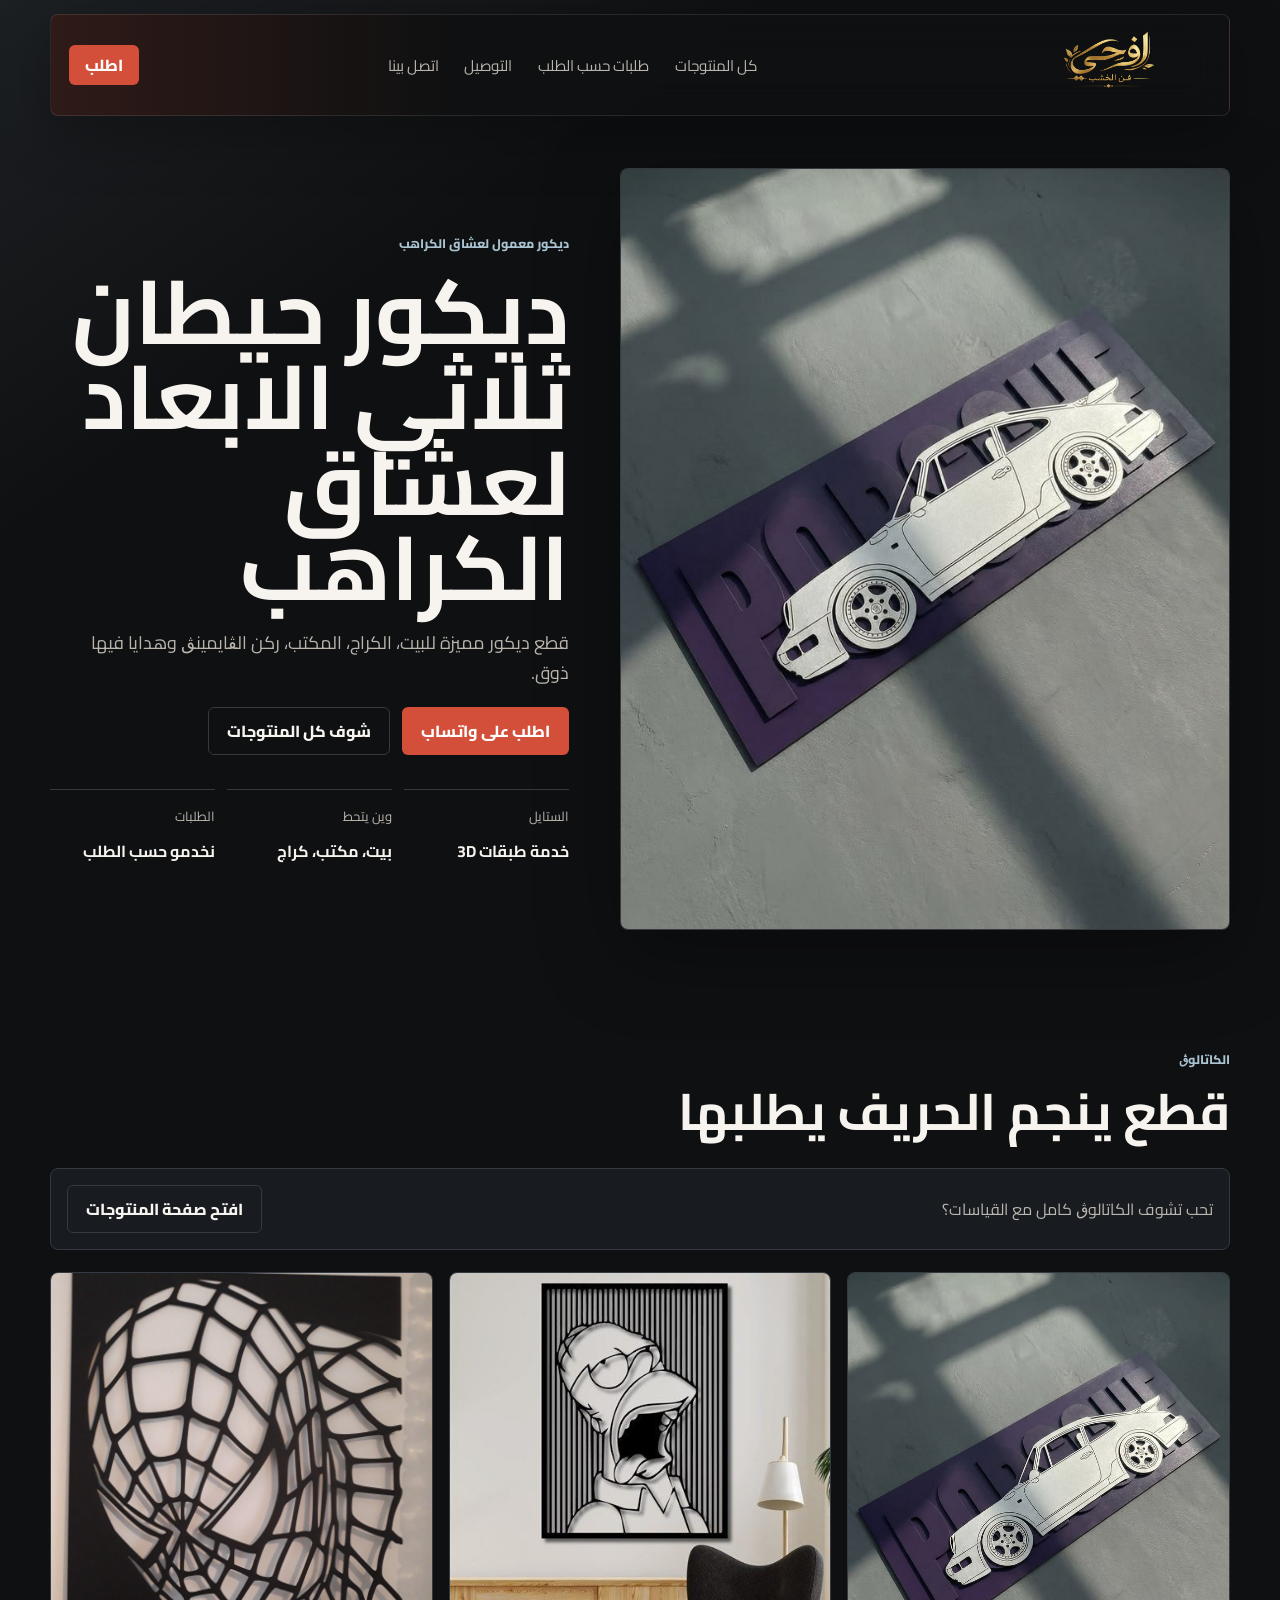
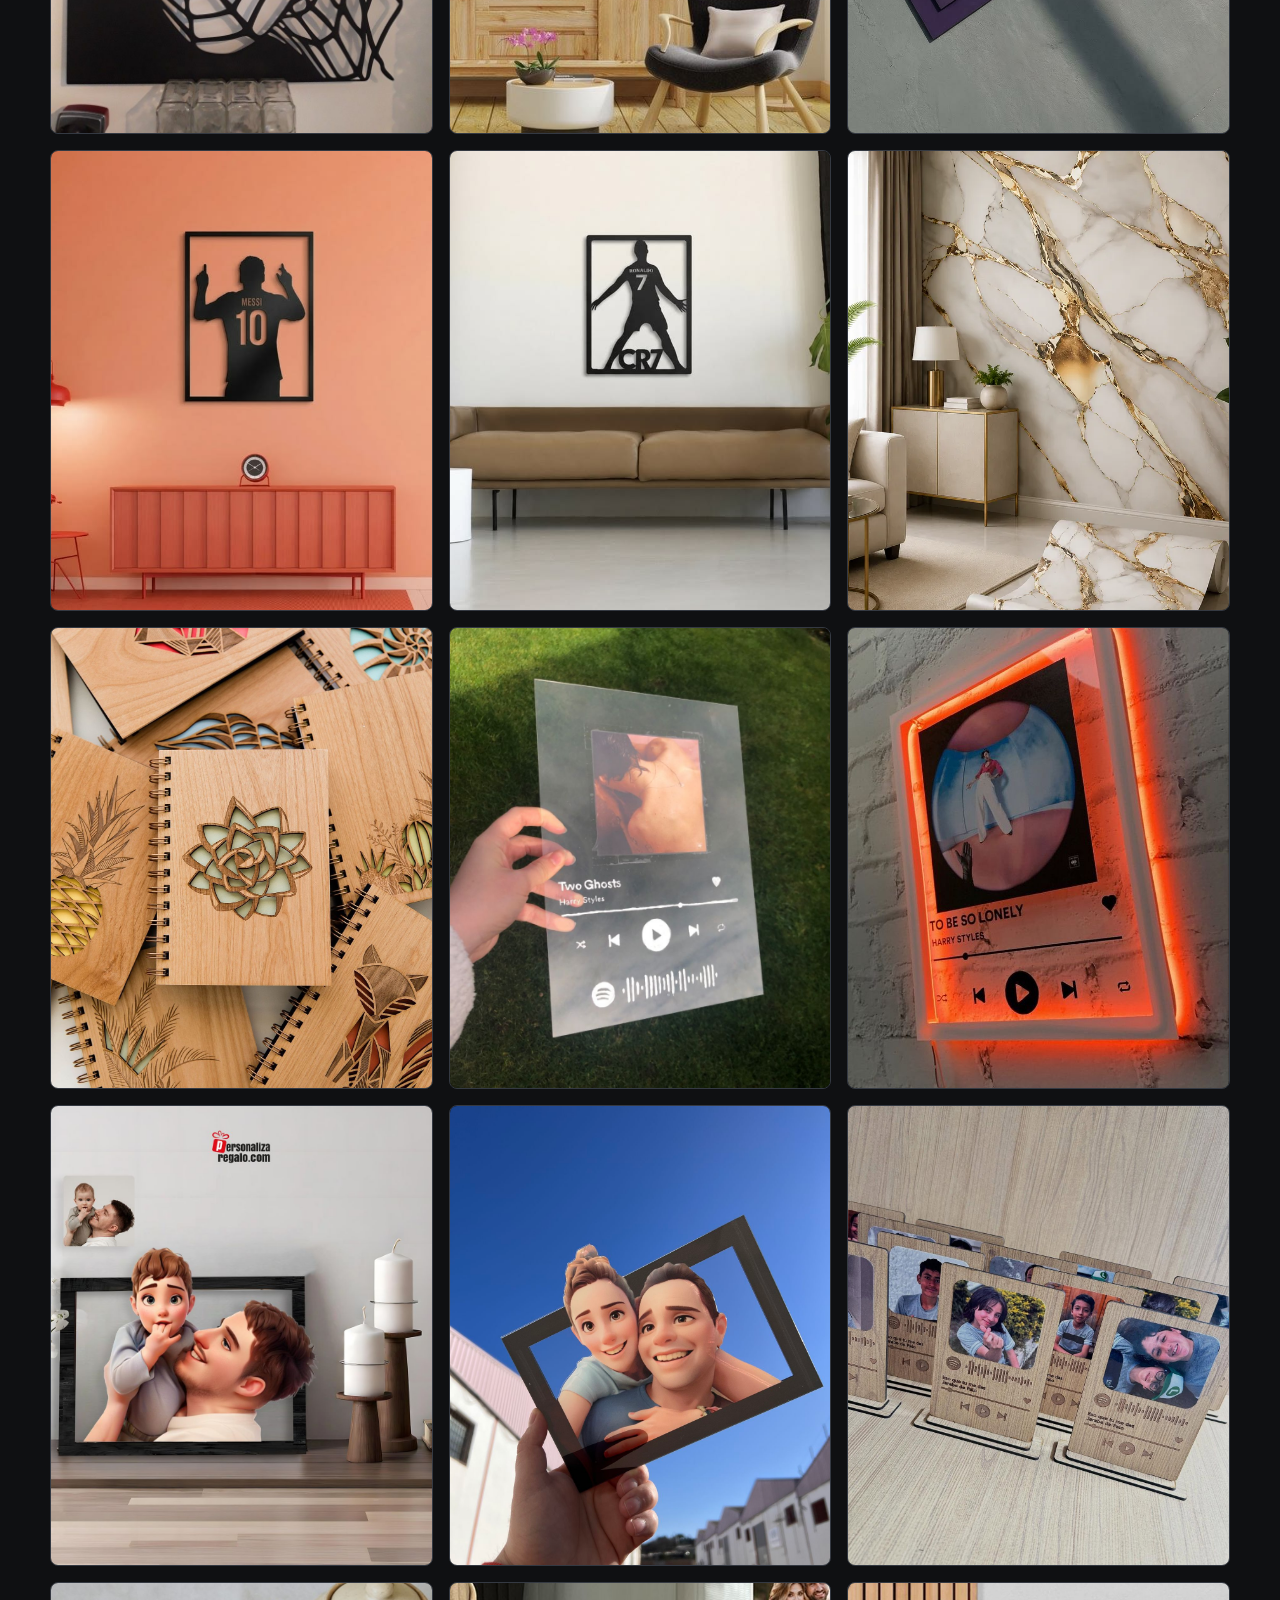
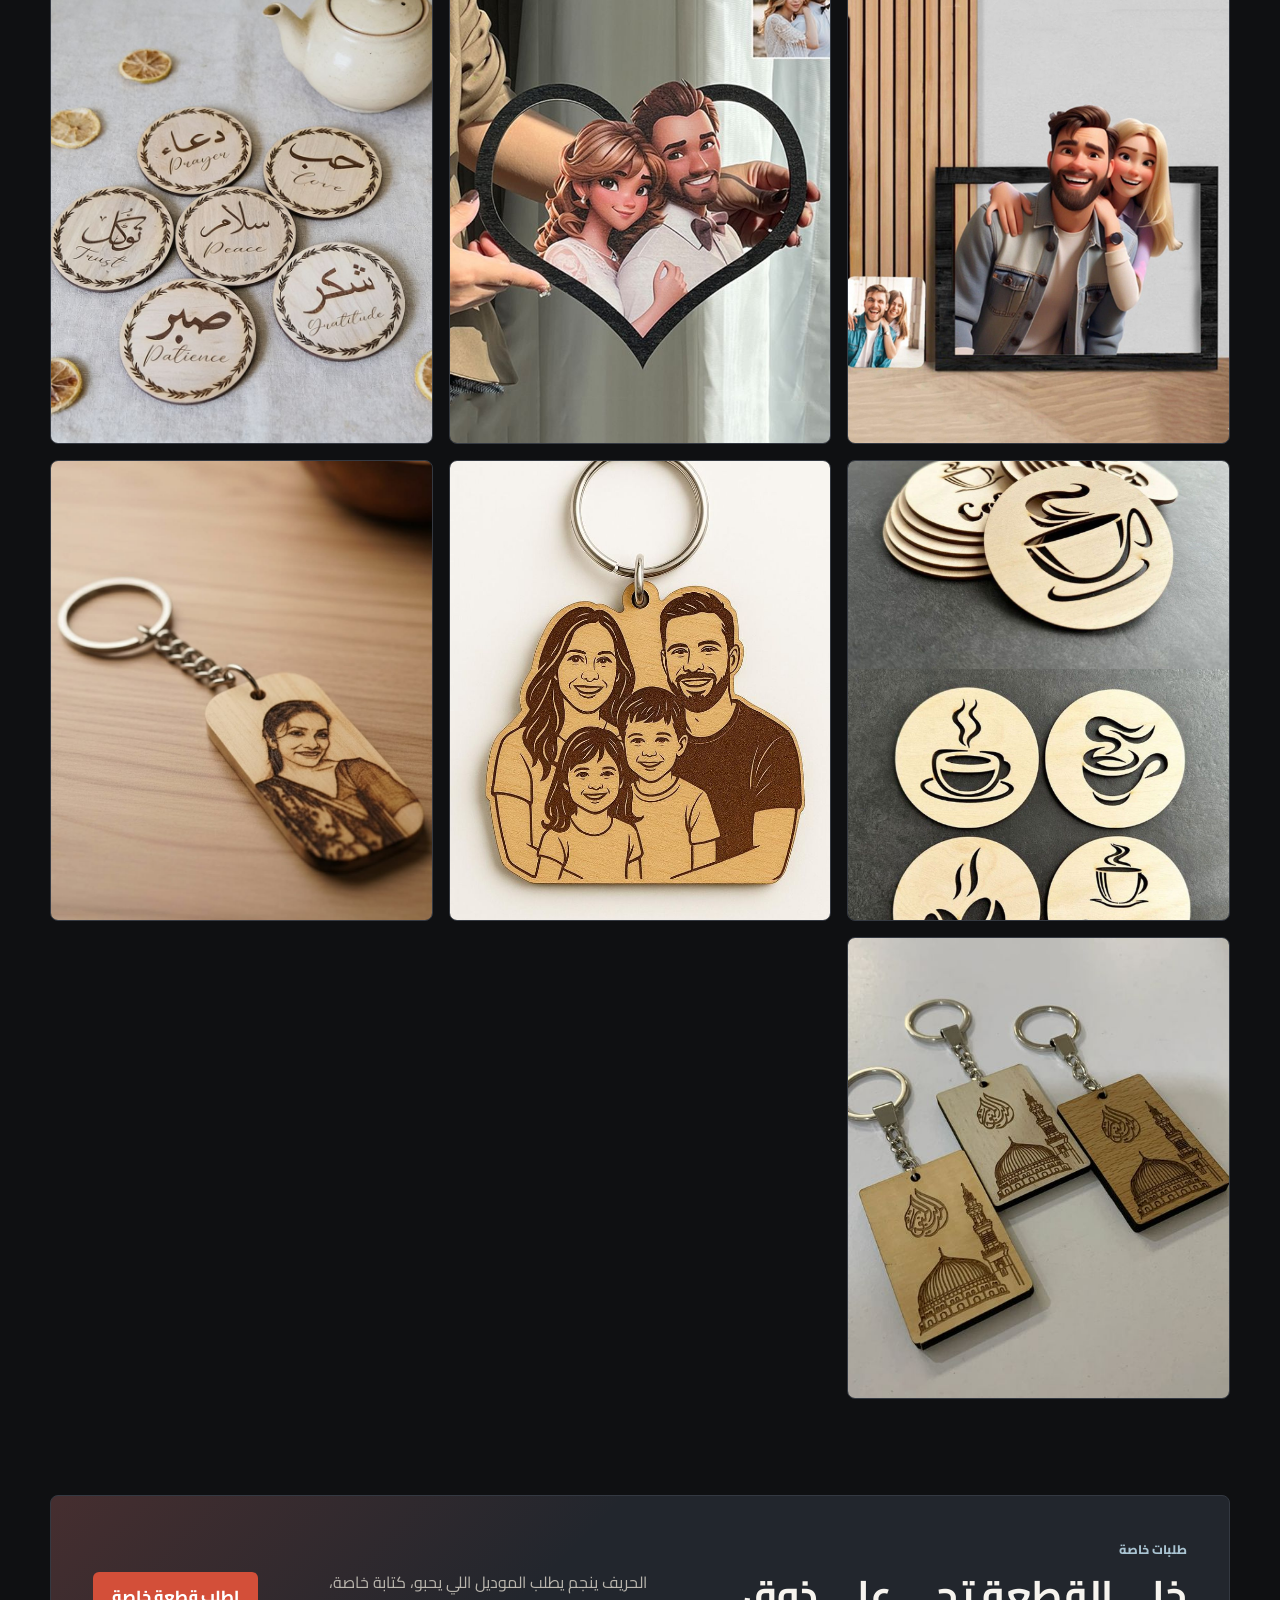
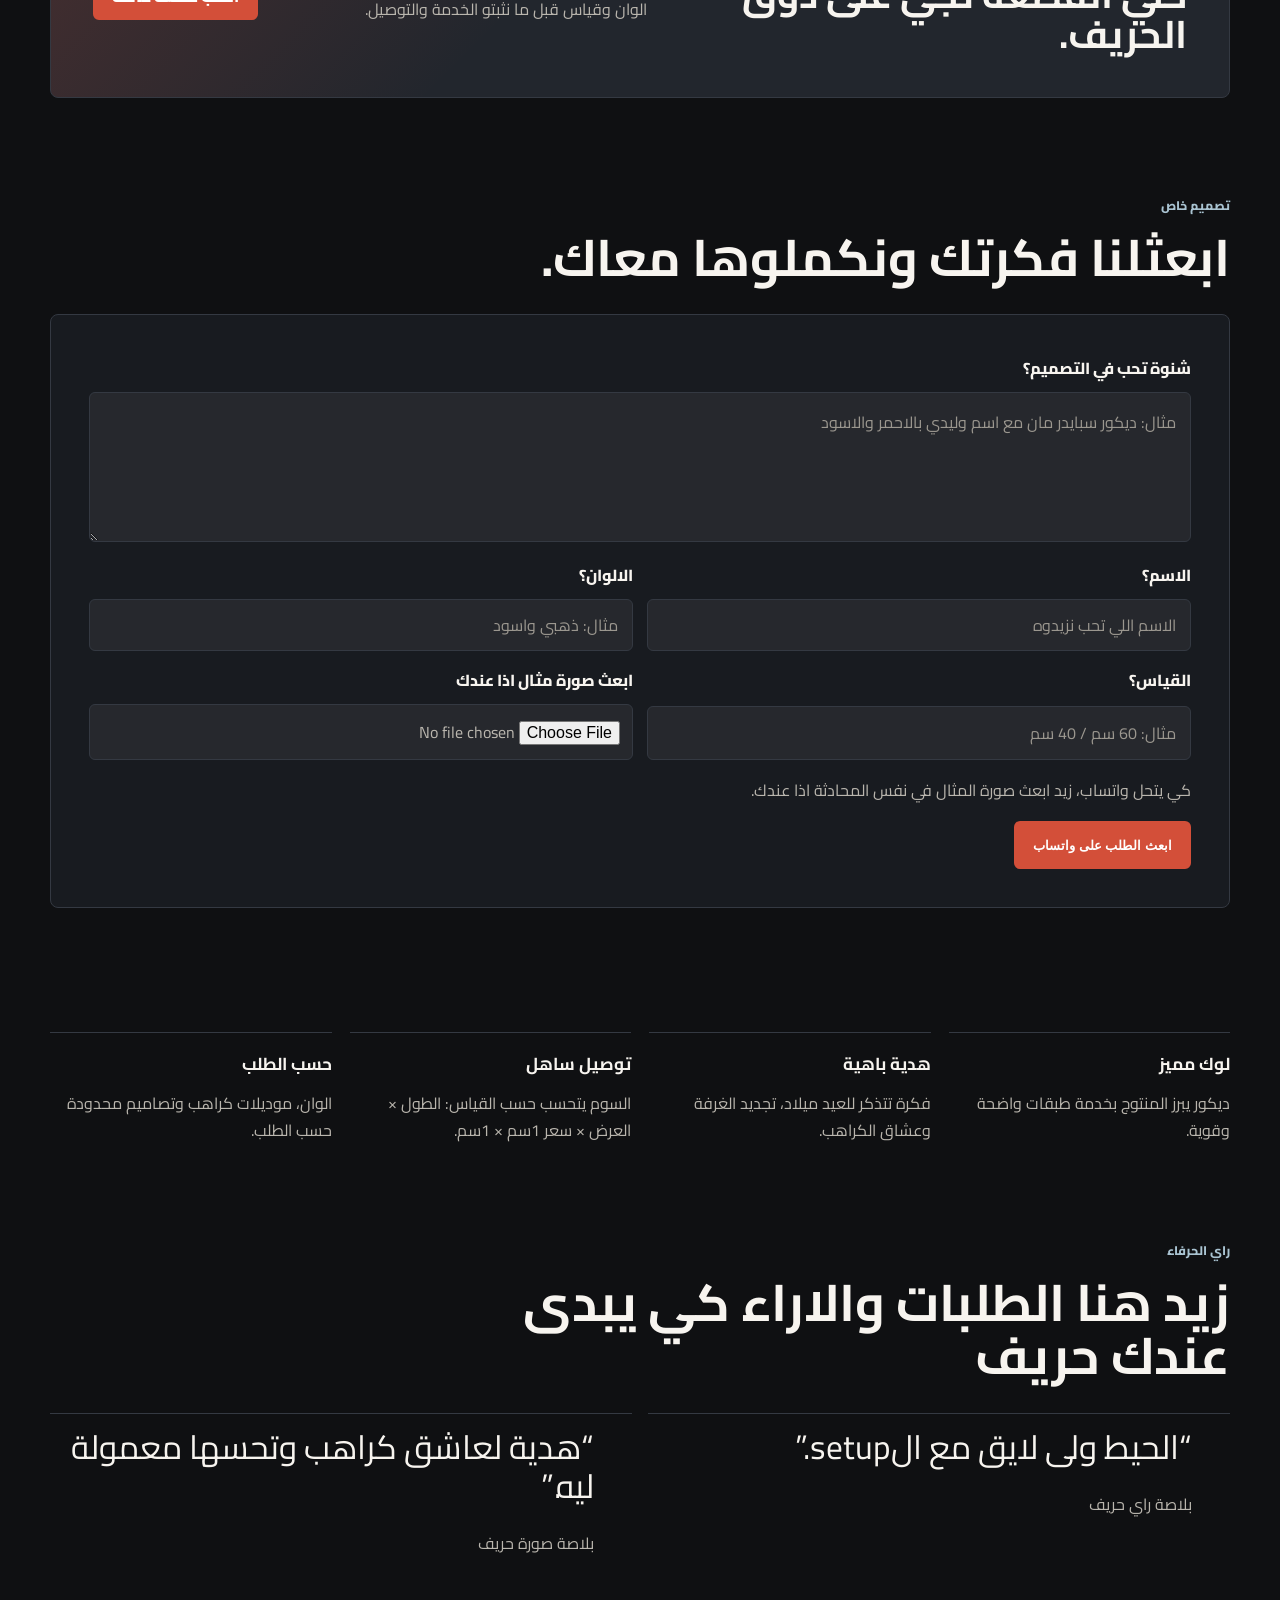
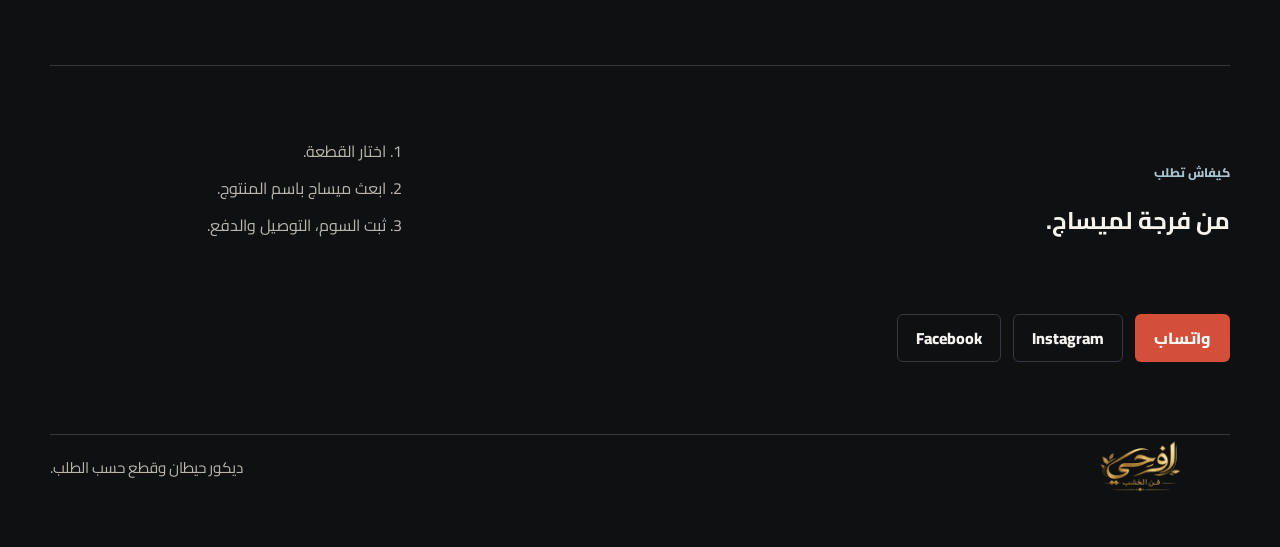
<file: index.html>
<!doctype html>
<html lang="ar-TN" dir="rtl">
  <head>
    <meta charset="utf-8" />
    <meta name="viewport" content="width=device-width, initial-scale=1" />
    <meta
      name="description"
      content="ديكور حيطان ثلاثي الابعاد وقطع ديكور مميزة لعشاق الكراهب، للبيوت، الكراجات، المكاتب والهدايا."
    />
    <title>الفخامة | ديكور وقطع حسب الطلب</title>
    <link rel="preconnect" href="https://fonts.googleapis.com" />
    <link rel="preconnect" href="https://fonts.gstatic.com" crossorigin />
    <link
      href="https://fonts.googleapis.com/css2?family=Cairo:wght@400;600;700;800&family=Space+Grotesk:wght@500;700&display=swap"
      rel="stylesheet"
    />
    <link rel="stylesheet" href="styles.css" />
  </head>
  <body>
    <header class="site-header">
      <a class="brand" href="#top" aria-label="الصفحة الرئيسية الفخامة">
        <img
          src="assets/alfakhama-logo.png"
          alt="شعار الفخامة فن الخشب"
        />
      </a>

      <nav aria-label="التنقل الرئيسي">
        <a href="products.html">كل المنتوجات</a>
        <a href="#custom">طلبات حسب الطلب</a>
        <a href="#delivery">التوصيل</a>
        <a href="#contact">اتصل بينا</a>
      </nav>

      <a class="button button-small whatsapp-link" href="#" data-product="featured">
        اطلب
      </a>
    </header>

    <main id="top">
      <section class="hero" aria-labelledby="hero-title">
        <div class="hero-media">
          <!-- Replace this image with your strongest product photo or video poster. -->
          <img
            src="assets/porsche-wall-art.jpg"
            alt="ديكور حيطان ثلاثي الابعاد مستوحى من بورش فوق قاعدة غامقة"
          />
        </div>

        <div class="hero-copy">
          <p class="eyebrow">ديكور معمول لعشاق الكراهب</p>
          <h1 id="hero-title">ديكور حيطان ثلاثي الابعاد لعشاق الكراهب</h1>
          <p>
            قطع ديكور مميزة للبيت، الكراج، المكتب، ركن الڨايمينڨ
            وهدايا فيها ذوق.
          </p>

          <div class="hero-actions">
            <a class="button whatsapp-link" href="#" data-product="featured">
              اطلب على واتساب
            </a>
            <a class="button button-quiet" href="products.html">شوف كل المنتوجات</a>
          </div>

          <dl class="hero-facts" aria-label="مميزات المنتوج">
            <div>
              <dt>الستايل</dt>
              <dd>خدمة طبقات 3D</dd>
            </div>
            <div>
              <dt>وين يتحط</dt>
              <dd>بيت، مكتب، كراج</dd>
            </div>
            <div>
              <dt>الطلبات</dt>
              <dd>نخدمو حسب الطلب</dd>
            </div>
          </dl>
        </div>
      </section>

      <section class="catalog" aria-labelledby="catalog-title">
        <div class="section-heading">
          <p class="eyebrow">الكاتالوڨ</p>
          <h2 id="catalog-title">قطع ينجم الحريف يطلبها</h2>
        </div>

        <div class="catalog-jump">
          <p>تحب تشوف الكاتالوڨ كامل مع القياسات؟</p>
          <a class="button button-quiet" href="products.html">افتح صفحة المنتوجات</a>
        </div>

        <div class="catalog-grid">
          <article class="catalog-card">
            <img
              src="assets/porsche-wall-art.jpg"
              alt="ديكور حيطان للكراهب مستوحى من بورش"
            />
            <div>
              <h3>ديكور حيطان بورش</h3>
              <p>قطعة بطبقات لغرف الكراهب، الكراجات والهدايا.</p>
              <div class="card-row">
                <span>السوم حسب القياس</span>
                <a class="messenger-link" href="#">اطلب</a>
              </div>
            </div>
          </article>

          <article class="catalog-card catalog-placeholder">
            <img
              src="assets/15b7a6982c918e02cadbd1cf4aa682f3.jpg"
              alt="ديكور حيطان هومر في غرفة جلوس"
            />
            <div>
              <h3>ديكور هومر</h3>
              <p>قطعة حيطان مرحة للصالون، الغرفة ولا ركن الڨايمينڨ.</p>
              <div class="card-row">
                <span>السوم حسب القياس</span>
                <a class="messenger-link" href="#">اطلب</a>
              </div>
            </div>
          </article>

          <article class="catalog-card catalog-placeholder">
            <img
              src="assets/08afd21a0a193c2e6735f2098a77eedb.jpg"
              alt="ديكور حيطان سبايدر مان باللون الاسود"
            />
            <div>
              <h3>ديكور سبايدر مان</h3>
              <p>ستايل قوي لغرفة، setup ولا هدية لعشاق الابطال.</p>
              <div class="card-row">
                <span>السوم حسب القياس</span>
                <a class="messenger-link" href="#">اطلب</a>
              </div>
            </div>
          </article>

          <article class="catalog-card">
            <img
              src="assets/faux-marble-roll-ref10.png"
              alt="رولو فو ماربر ابيض بعروق ذهبية للحائط"
            />
            <div>
              <h3>رولو فو ماربر ref10</h3>
              <p>قياس 3م / 1.20م، سمك 3 مم، لمسة ماربر للحيوط.</p>
              <div class="card-row">
                <span>السوم حسب القياس</span>
                <a class="messenger-link" href="#">اطلب</a>
              </div>
            </div>
          </article>

          <article class="catalog-card">
            <img
              src="assets/6acb43db627ae6082aec8e4138a1ac6d.jpg"
              alt="ديكور حيطان رونالدو CR7 فوق كنبة"
            />
            <div>
              <h3>ديكور رونالدو CR7</h3>
              <p>كادر حيطان لعشاق الكورة وغرف الشباب والsetup.</p>
              <div class="card-row">
                <span>السوم حسب القياس</span>
                <a class="messenger-link" href="#">اطلب</a>
              </div>
            </div>
          </article>

          <article class="catalog-card">
            <img
              src="assets/6ab8ac789ad98a24ec0ea3ee5237ac3e.jpg"
              alt="ديكور حيطان ميسي رقم 10 فوق حائط برتقالي"
            />
            <div>
              <h3>ديكور ميسي 10</h3>
              <p>قطعة حيطان رياضية لهدية ولا ديكور غرفة كورة.</p>
              <div class="card-row">
                <span>السوم حسب القياس</span>
                <a class="messenger-link" href="#">اطلب</a>
              </div>
            </div>
          </article>

          <article class="catalog-card">
            <img
              src="assets/904b76030d381e436d35765d5dcc86df.jpg"
              alt="لوحة موسيقى مضيئة بصورة اغنية"
            />
            <div>
              <h3>لوحة موسيقى LED</h3>
              <p>تصميم اغنية وصورة باضاءة لهدية رومانسية ومميزة.</p>
              <div class="card-row">
                <span>السوم حسب القياس</span>
                <a class="messenger-link" href="#">اطلب</a>
              </div>
            </div>
          </article>

          <article class="catalog-card">
            <img
              src="assets/03408cd582cf13e4b314f6d06eb81515.jpg"
              alt="لوحة موسيقى شفافة بصورة وسبوتيفاي كود"
            />
            <div>
              <h3>لوحة اغنية شفافة</h3>
              <p>صورة واغنية وكود موسيقى في قطعة شخصية للذكرى.</p>
              <div class="card-row">
                <span>السوم حسب القياس</span>
                <a class="messenger-link" href="#">اطلب</a>
              </div>
            </div>
          </article>

          <article class="catalog-card">
            <img
              src="assets/abaa7590be805e36a9b885e64c8daa8e.jpg"
              alt="مجموعة كراسات خشب منقوشة بزخارف"
            />
            <div>
              <h3>كراسات خشب منقوشة</h3>
              <p>كراسات بواجهات خشب وزخارف للهدية والاستعمال.</p>
              <div class="card-row">
                <span>السوم حسب القياس</span>
                <a class="messenger-link" href="#">اطلب</a>
              </div>
            </div>
          </article>

          <article class="catalog-card">
            <img
              src="assets/b017790e20db0289528d4e1d8bafad71.jpg"
              alt="حوامل صور خشب بتصميم اغنية"
            />
            <div>
              <h3>ستاند صورة واغنية</h3>
              <p>حامل خشب بصورة واغنية، يصلح هدية شخصية.</p>
              <div class="card-row">
                <span>السوم حسب القياس</span>
                <a class="messenger-link" href="#">اطلب</a>
              </div>
            </div>
          </article>

          <article class="catalog-card">
            <img
              src="assets/f85e4818939df0c28b310134d8d8ceb0.jpg"
              alt="كادر صورة cartoon شخصي"
            />
            <div>
              <h3>كادر cartoon شخصي</h3>
              <p>نحوّل صورة الحريف لستايل cartoon في كادر هدية.</p>
              <div class="card-row">
                <span>السوم حسب القياس</span>
                <a class="messenger-link" href="#">اطلب</a>
              </div>
            </div>
          </article>

          <article class="catalog-card">
            <img
              src="assets/531b655f1d071f2a284e2f5131784028.jpg"
              alt="كادر cartoon اب وطفل"
            />
            <div>
              <h3>كادر cartoon عائلي</h3>
              <p>صورة والد وطفل ولا عائلة تتحول لهدية في كادر.</p>
              <div class="card-row">
                <span>السوم حسب القياس</span>
                <a class="messenger-link" href="#">اطلب</a>
              </div>
            </div>
          </article>

          <article class="catalog-card">
            <img
              src="assets/cc7502885634783d381fa7a480422d68.jpg"
              alt="كادر cartoon لزوجين"
            />
            <div>
              <h3>كادر cartoon couple</h3>
              <p>كادر صورة مخصص للثنائي بستايل هدية مميز.</p>
              <div class="card-row">
                <span>السوم حسب القياس</span>
                <a class="messenger-link" href="#">اطلب</a>
              </div>
            </div>
          </article>

          <article class="catalog-card">
            <img
              src="assets/d06ece7cf223e3b82c8e5ae839c12830.jpg"
              alt="كادر قلب cartoon للزوجين"
            />
            <div>
              <h3>كادر قلب cartoon</h3>
              <p>هدية بصورة شخصية في شكل قلب للثنائي والذكريات.</p>
              <div class="card-row">
                <span>السوم حسب القياس</span>
                <a class="messenger-link" href="#">اطلب</a>
              </div>
            </div>
          </article>

          <article class="catalog-card">
            <img
              src="assets/f94980c9ba2668e680db45ff83b2481f.jpg"
              alt="سوس بلاط خشب بكلمات عربية"
            />
            <div>
              <h3>سوس بلاط عربي</h3>
              <p>قطع خشب منقوشة بكلمات عربية للمائدة والديكور.</p>
              <div class="card-row">
                <span>السوم حسب القياس</span>
                <a class="messenger-link" href="#">اطلب</a>
              </div>
            </div>
          </article>

          <article class="catalog-card">
            <img
              src="assets/e1616b86ac6f2649e90a553e5259f5f4.jpg"
              alt="سوس بلاط خشب بتصاميم قهوة"
            />
            <div>
              <h3>سوس بلاط قهوة</h3>
              <p>مجموعة خشب محفورة برسومات قهوة للمكتب والمطبخ.</p>
              <div class="card-row">
                <span>السوم حسب القياس</span>
                <a class="messenger-link" href="#">اطلب</a>
              </div>
            </div>
          </article>

          <article class="catalog-card">
            <img
              src="assets/7281801deb5a1ae0ba90adff8c750aac.jpg"
              alt="ميدالية خشب بصورة عائلة"
            />
            <div>
              <h3>ميدالية صورة شخصية</h3>
              <p>ميدالية خشب منقوشة بصورة فرد ولا عائلة.</p>
              <div class="card-row">
                <span>السوم حسب القياس</span>
                <a class="messenger-link" href="#">اطلب</a>
              </div>
            </div>
          </article>

          <article class="catalog-card">
            <img
              src="assets/5e476d8932bc655c157273a8d720e58b.jpg"
              alt="ميدالية خشب ببورتريه محفور"
            />
            <div>
              <h3>ميدالية بورتريه</h3>
              <p>صورة فردية محفورة على ميدالية خشب للذكرى.</p>
              <div class="card-row">
                <span>السوم حسب القياس</span>
                <a class="messenger-link" href="#">اطلب</a>
              </div>
            </div>
          </article>

          <article class="catalog-card">
            <img
              src="assets/58687ba8ff6fb6a124805f9e819aede6.jpg"
              alt="ميداليات خشب المدينة المنورة"
            />
            <div>
              <h3>ميدالية المدينة</h3>
              <p>ميدالية خشب بنقش المسجد النبوي وعبارة المدينة.</p>
              <div class="card-row">
                <span>السوم حسب القياس</span>
                <a class="messenger-link" href="#">اطلب</a>
              </div>
            </div>
          </article>
        </div>
      </section>

      <section class="custom-band" id="custom" aria-labelledby="custom-title">
        <div>
          <p class="eyebrow">طلبات خاصة</p>
          <h2 id="custom-title">خلي القطعة تجي على ذوق الحريف.</h2>
        </div>
        <p>
          الحريف ينجم يطلب الموديل اللي يحبو، كتابة خاصة، الوان
          وقياس قبل ما نثبتو الخدمة والتوصيل.
        </p>
        <a class="button whatsapp-link" href="#" data-product="custom-car">
          اطلب قطعة خاصة
        </a>
      </section>

      <section class="design-request" aria-labelledby="design-request-title">
        <div class="section-heading">
          <p class="eyebrow">تصميم خاص</p>
          <h2 id="design-request-title">ابعثلنا فكرتك ونكملوها معاك.</h2>
        </div>

        <form id="design-form" class="design-form">
          <label>
            <span>شنوة تحب في التصميم؟</span>
            <textarea
              name="idea"
              rows="4"
              placeholder="مثال: ديكور سبايدر مان مع اسم وليدي بالاحمر والاسود"
              required
            ></textarea>
          </label>

          <div class="form-grid">
            <label>
              <span>الاسم؟</span>
              <input name="name" type="text" placeholder="الاسم اللي تحب نزيدوه" />
            </label>

            <label>
              <span>الالوان؟</span>
              <input name="colors" type="text" placeholder="مثال: ذهبي واسود" />
            </label>

            <label>
              <span>القياس؟</span>
              <input name="size" type="text" placeholder="مثال: 60 سم / 40 سم" />
            </label>

            <label>
              <span>ابعث صورة مثال اذا عندك</span>
              <input name="reference" type="file" accept="image/*" />
            </label>
          </div>

          <p class="form-note">
            كي يتحل واتساب، زيد ابعث صورة المثال في نفس المحادثة اذا عندك.
          </p>

          <button class="button" type="submit">ابعث الطلب على واتساب</button>
        </form>
      </section>

      <section class="trust" id="delivery" aria-label="علاش الحريف يشري">
        <article>
          <h2>لوك مميز</h2>
          <p>ديكور يبرز المنتوج بخدمة طبقات واضحة وقوية.</p>
        </article>
        <article>
          <h2>هدية باهية</h2>
          <p>فكرة تتذكر للعيد ميلاد، تجديد الغرفة وعشاق الكراهب.</p>
        </article>
        <article>
          <h2>توصيل ساهل</h2>
          <p>السوم يتحسب حسب القياس: الطول × العرض × سعر 1سم × 1سم.</p>
        </article>
        <article>
          <h2>حسب الطلب</h2>
          <p>الوان، موديلات كراهب وتصاميم محدودة حسب الطلب.</p>
        </article>
      </section>

      <section class="social-proof" aria-labelledby="proof-title">
        <div class="section-heading">
          <p class="eyebrow">راي الحرفاء</p>
          <h2 id="proof-title">زيد هنا الطلبات والاراء كي يبدى عندك حريف</h2>
        </div>

        <div class="proof-grid">
          <blockquote>
            <p>“الحيط ولى لايق مع الsetup.”</p>
            <footer>بلاصة راي حريف</footer>
          </blockquote>
          <blockquote>
            <p>“هدية لعاشق كراهب وتحسها معمولة ليه.”</p>
            <footer>بلاصة صورة حريف</footer>
          </blockquote>
        </div>
      </section>

      <section class="contact" id="contact" aria-labelledby="contact-title">
        <div>
          <p class="eyebrow">كيفاش تطلب</p>
          <h2 id="contact-title">من فرجة لميساج.</h2>
        </div>

        <ol>
          <li>اختار القطعة.</li>
          <li>ابعث ميساج باسم المنتوج.</li>
          <li>ثبت السوم، التوصيل والدفع.</li>
        </ol>

        <div class="contact-actions">
          <a class="button whatsapp-link" href="#" data-product="featured">
            واتساب
          </a>
          <!-- Replace these placeholder links with your real social pages. -->
          <a class="button button-quiet" href="https://instagram.com/">Instagram</a>
          <a class="button button-quiet" href="https://facebook.com/">Facebook</a>
        </div>
      </section>
    </main>

    <footer class="site-footer">
      <img
        class="footer-logo"
        src="assets/alfakhama-logo.png"
        alt="شعار الفخامة فن الخشب"
      />
      <p>ديكور حيطان وقطع حسب الطلب.</p>
    </footer>

    <script src="script.js"></script>
    <script src="product-detail.js"></script>
  </body>
</html>
</file>
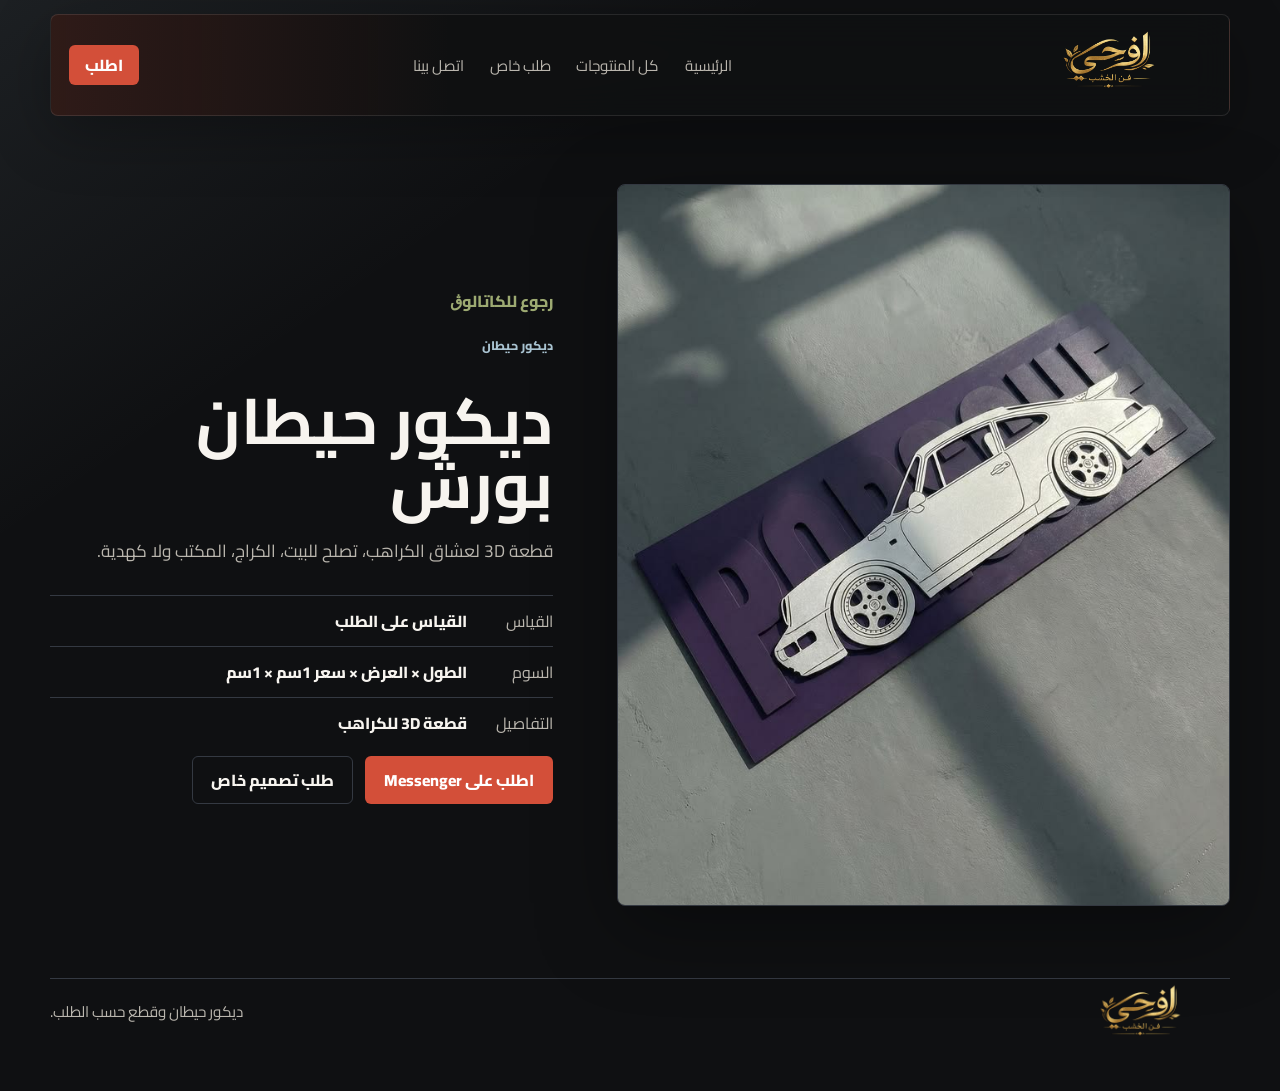
<file: product.html>
<!doctype html>
<html lang="ar-TN" dir="rtl">
  <head>
    <meta charset="utf-8" />
    <meta name="viewport" content="width=device-width, initial-scale=1" />
    <meta
      name="description"
      content="تفاصيل منتوج من كاتالوڨ الفخامة مع القياس وطريقة حساب السوم."
    />
    <title>تفاصيل المنتوج | الفخامة</title>
    <link rel="preconnect" href="https://fonts.googleapis.com" />
    <link rel="preconnect" href="https://fonts.gstatic.com" crossorigin />
    <link
      href="https://fonts.googleapis.com/css2?family=Cairo:wght@400;600;700;800&family=Space+Grotesk:wght@500;700&display=swap"
      rel="stylesheet"
    />
    <link rel="stylesheet" href="styles.css" />
  </head>
  <body>
    <header class="site-header">
      <a class="brand" href="index.html" aria-label="الصفحة الرئيسية الفخامة">
        <img src="assets/alfakhama-logo.png" alt="شعار الفخامة فن الخشب" />
      </a>

      <nav aria-label="التنقل الرئيسي">
        <a href="index.html">الرئيسية</a>
        <a href="products.html">كل المنتوجات</a>
        <a href="index.html#custom">طلب خاص</a>
        <a href="index.html#contact">اتصل بينا</a>
      </nav>

      <a class="button button-small messenger-link" href="#">اطلب</a>
    </header>

    <main>
      <section class="single-product" aria-live="polite">
        <div class="single-product-media">
          <img id="product-image" src="assets/porsche-wall-art.jpg" alt="" />
        </div>

        <article class="single-product-copy">
          <a class="text-link" href="products.html">رجوع للكاتالوڨ</a>
          <p class="product-tag" id="product-category">منتوج</p>
          <h1 id="product-title">تفاصيل المنتوج</h1>
          <p id="product-description">
            اختار منتوج من الكاتالوڨ باش تظهر التفاصيل هنا.
          </p>

          <dl class="product-specs single-specs">
            <div>
              <dt>القياس</dt>
              <dd id="product-size">القياس على الطلب</dd>
            </div>
            <div>
              <dt>السوم</dt>
              <dd>الطول × العرض × سعر 1سم × 1سم</dd>
            </div>
            <div>
              <dt>التفاصيل</dt>
              <dd id="product-extra">حسب الطلب</dd>
            </div>
          </dl>

          <div class="product-actions">
            <a class="button messenger-link" href="#">اطلب على Messenger</a>
            <a class="button button-quiet" href="index.html#custom">طلب تصميم خاص</a>
          </div>
        </article>
      </section>
    </main>

    <footer class="site-footer">
      <img
        class="footer-logo"
        src="assets/alfakhama-logo.png"
        alt="شعار الفخامة فن الخشب"
      />
      <p>ديكور حيطان وقطع حسب الطلب.</p>
    </footer>

    <script src="script.js"></script>
    <script src="product-detail.js"></script>
  </body>
</html>
</file>
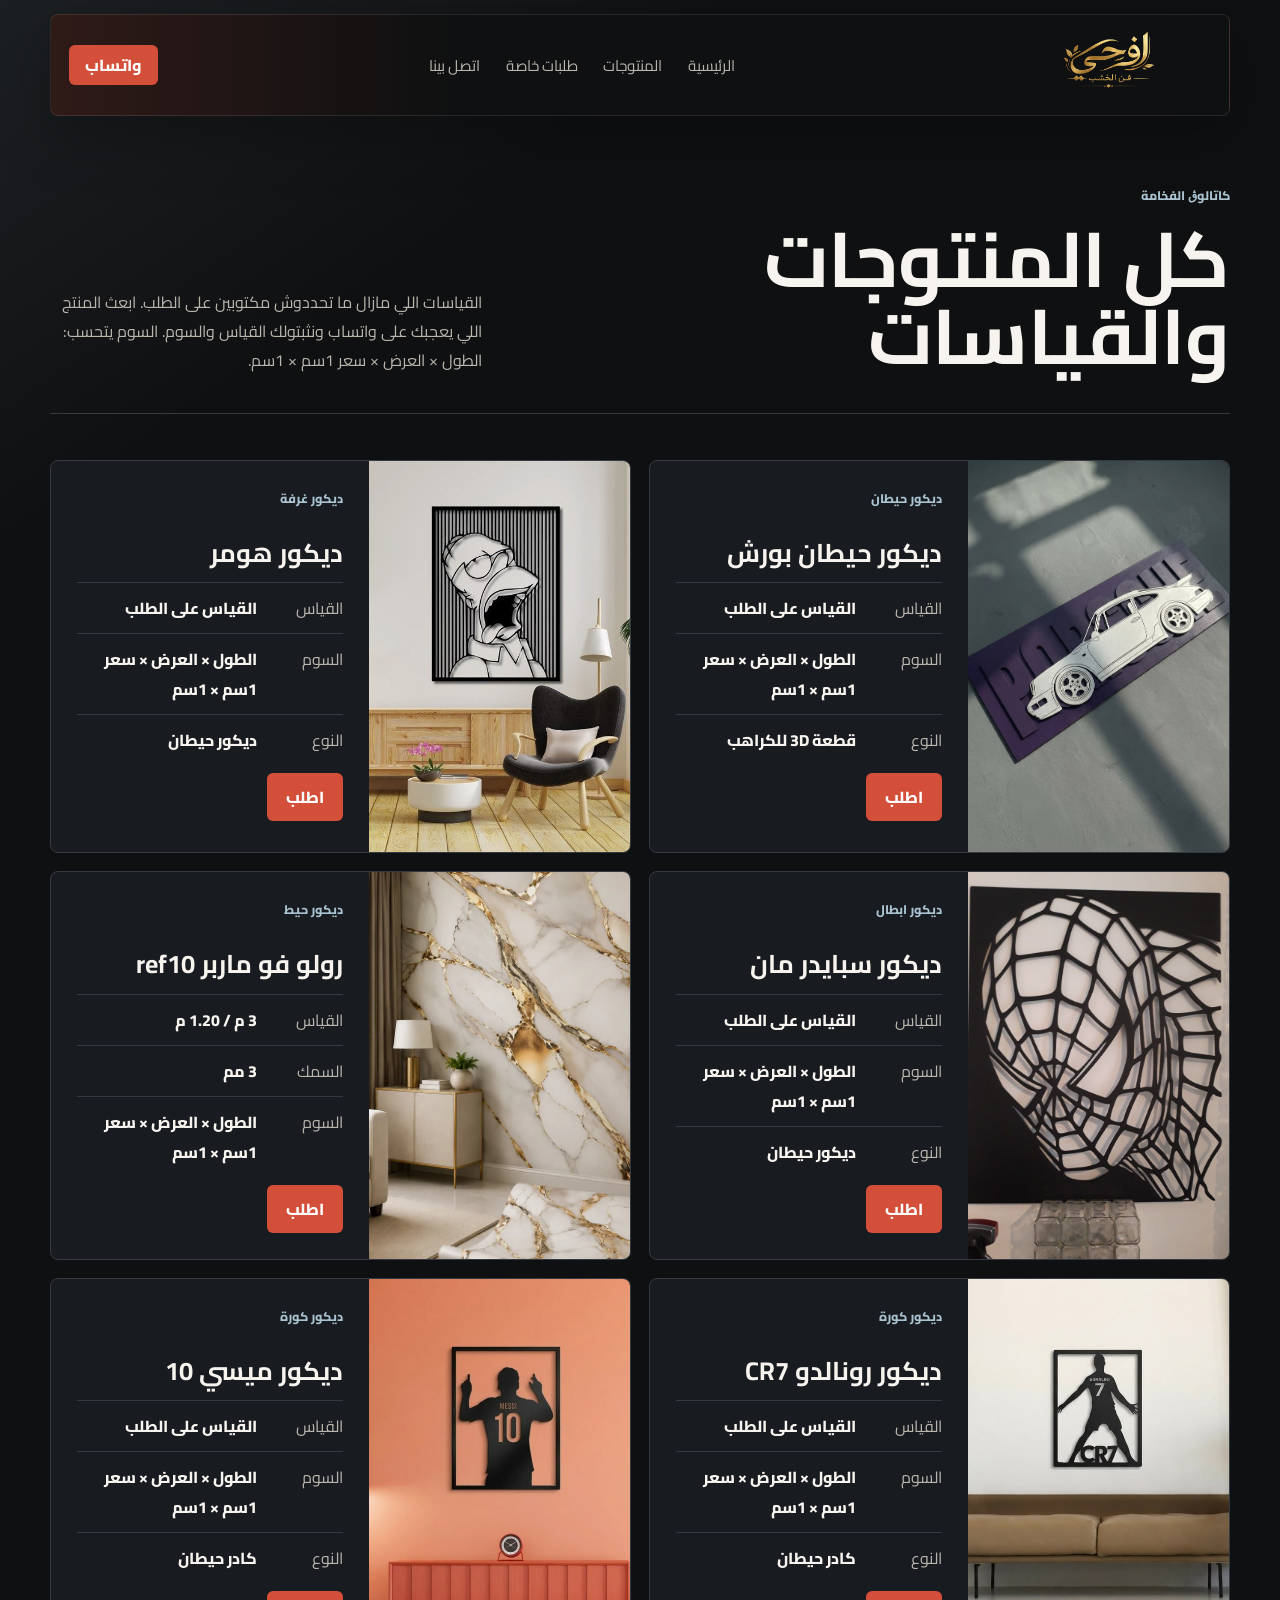
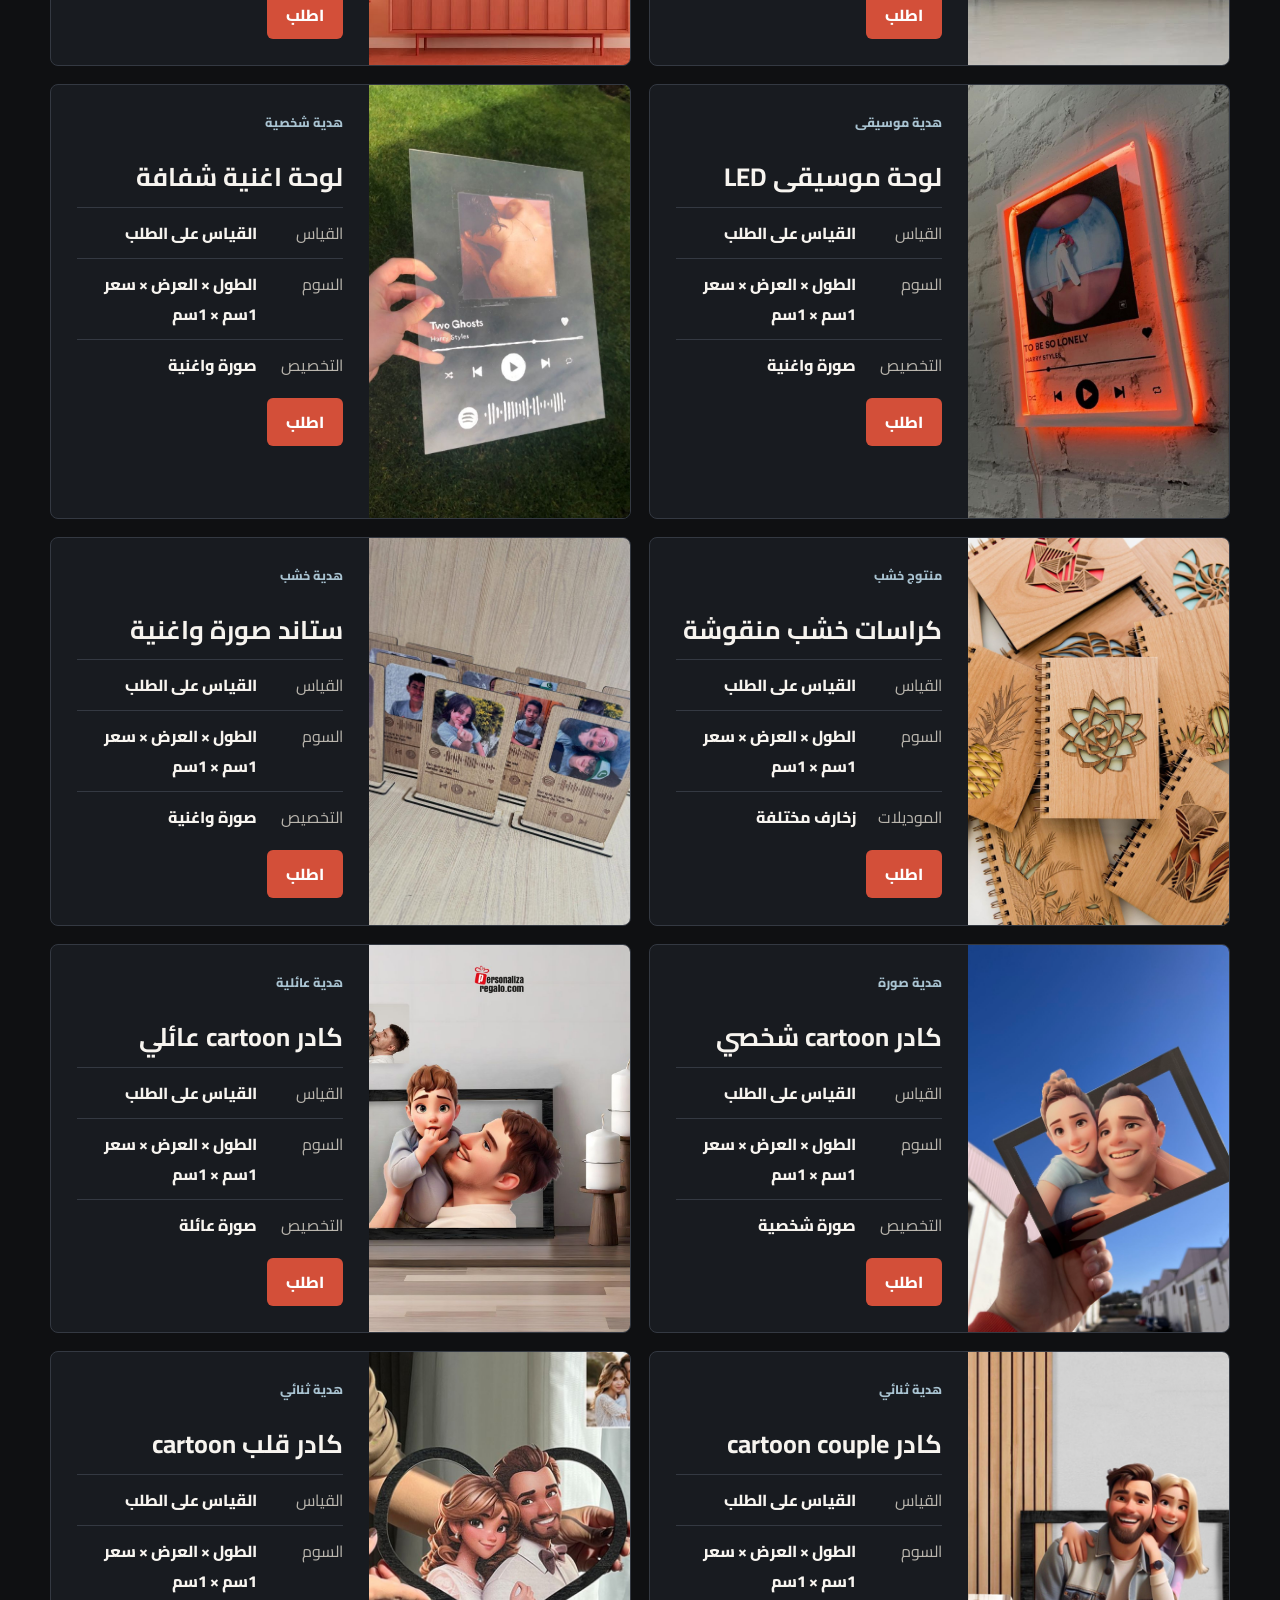
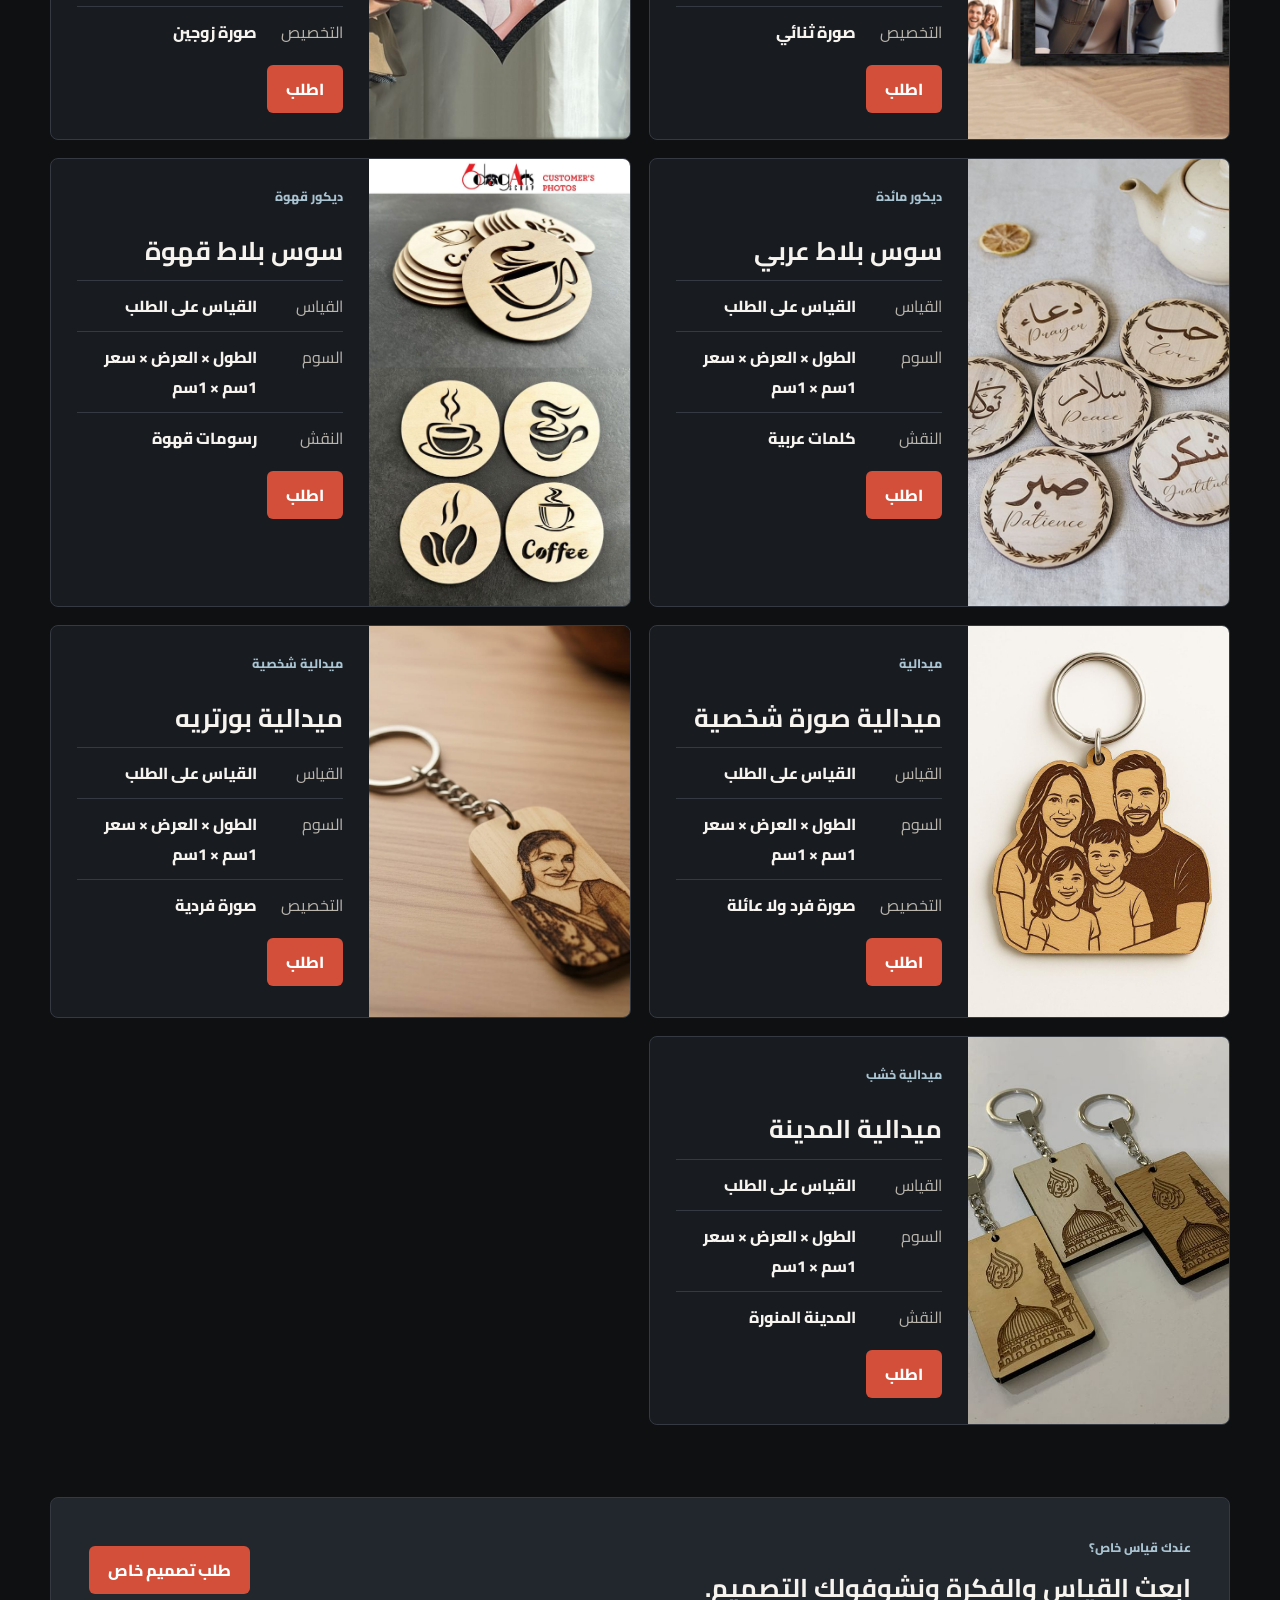
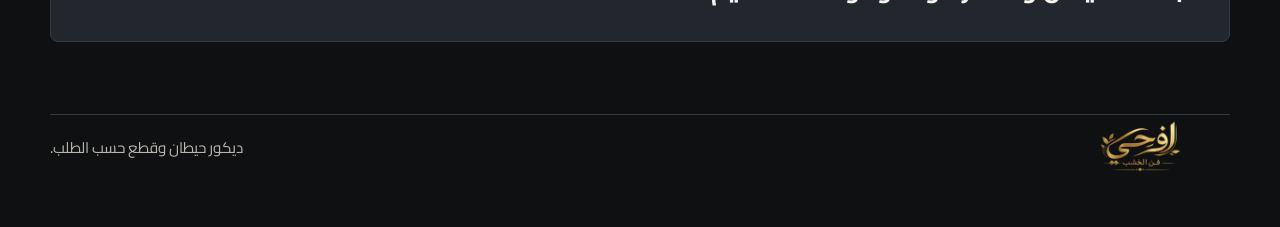
<file: products.html>
<!doctype html>
<html lang="ar-TN" dir="rtl">
  <head>
    <meta charset="utf-8" />
    <meta name="viewport" content="width=device-width, initial-scale=1" />
    <meta
      name="description"
      content="كاتالوڨ منتوجات الفخامة مع صور وقياسات وطلبات واتساب."
    />
    <title>كل المنتوجات | الفخامة</title>
    <link rel="preconnect" href="https://fonts.googleapis.com" />
    <link rel="preconnect" href="https://fonts.gstatic.com" crossorigin />
    <link
      href="https://fonts.googleapis.com/css2?family=Cairo:wght@400;600;700;800&family=Space+Grotesk:wght@500;700&display=swap"
      rel="stylesheet"
    />
    <link rel="stylesheet" href="styles.css" />
  </head>
  <body>
    <header class="site-header">
      <a class="brand" href="index.html" aria-label="الصفحة الرئيسية الفخامة">
        <img src="assets/alfakhama-logo.png" alt="شعار الفخامة فن الخشب" />
      </a>

      <nav aria-label="التنقل الرئيسي">
        <a href="index.html">الرئيسية</a>
        <a href="#all-products">المنتوجات</a>
        <a href="index.html#custom">طلبات خاصة</a>
        <a href="index.html#contact">اتصل بينا</a>
      </nav>

      <a class="button button-small whatsapp-link" href="#" data-product="catalog">
        واتساب
      </a>
    </header>

    <main id="all-products">
      <section class="products-hero" aria-labelledby="products-title">
        <div>
          <p class="eyebrow">كاتالوڨ الفخامة</p>
          <h1 id="products-title">كل المنتوجات والقياسات</h1>
        </div>
        <p>
          القياسات اللي مازال ما تحددوش مكتوبين على الطلب. ابعث المنتج اللي
          يعجبك على واتساب ونثبتولك القياس والسوم. السوم يتحسب: الطول × العرض × سعر 1سم × 1سم.
        </p>
      </section>

      <section class="full-catalog" aria-label="قائمة المنتوجات">
        <article class="product-sheet">
          <img src="assets/porsche-wall-art.jpg" alt="ديكور حيطان بورش" />
          <div>
            <p class="product-tag">ديكور حيطان</p>
            <h2>ديكور حيطان بورش</h2>
            <dl class="product-specs">
              <div><dt>القياس</dt><dd>القياس على الطلب</dd></div>
              <div><dt>السوم</dt><dd>الطول × العرض × سعر 1سم × 1سم</dd></div>
              <div><dt>النوع</dt><dd>قطعة 3D للكراهب</dd></div>
            </dl>
            <a class="button messenger-link" href="#">اطلب</a>
          </div>
        </article>

        <article class="product-sheet">
          <img
            src="assets/15b7a6982c918e02cadbd1cf4aa682f3.jpg"
            alt="ديكور حيطان هومر"
          />
          <div>
            <p class="product-tag">ديكور غرفة</p>
            <h2>ديكور هومر</h2>
            <dl class="product-specs">
              <div><dt>القياس</dt><dd>القياس على الطلب</dd></div>
              <div><dt>السوم</dt><dd>الطول × العرض × سعر 1سم × 1سم</dd></div>
              <div><dt>النوع</dt><dd>ديكور حيطان</dd></div>
            </dl>
            <a class="button messenger-link" href="#">اطلب</a>
          </div>
        </article>

        <article class="product-sheet">
          <img
            src="assets/08afd21a0a193c2e6735f2098a77eedb.jpg"
            alt="ديكور سبايدر مان"
          />
          <div>
            <p class="product-tag">ديكور ابطال</p>
            <h2>ديكور سبايدر مان</h2>
            <dl class="product-specs">
              <div><dt>القياس</dt><dd>القياس على الطلب</dd></div>
              <div><dt>السوم</dt><dd>الطول × العرض × سعر 1سم × 1سم</dd></div>
              <div><dt>النوع</dt><dd>ديكور حيطان</dd></div>
            </dl>
            <a class="button messenger-link" href="#">اطلب</a>
          </div>
        </article>

        <article class="product-sheet">
          <img
            src="assets/faux-marble-roll-ref10.png"
            alt="رولو فو ماربر ref10"
          />
          <div>
            <p class="product-tag">ديكور حيط</p>
            <h2>رولو فو ماربر ref10</h2>
            <dl class="product-specs">
              <div><dt>القياس</dt><dd>3 م / 1.20 م</dd></div>
              <div><dt>السمك</dt><dd>3 مم</dd></div>
              <div><dt>السوم</dt><dd>الطول × العرض × سعر 1سم × 1سم</dd></div>
            </dl>
            <a class="button messenger-link" href="#">اطلب</a>
          </div>
        </article>

        <article class="product-sheet">
          <img
            src="assets/6acb43db627ae6082aec8e4138a1ac6d.jpg"
            alt="ديكور رونالدو CR7"
          />
          <div>
            <p class="product-tag">ديكور كورة</p>
            <h2>ديكور رونالدو CR7</h2>
            <dl class="product-specs">
              <div><dt>القياس</dt><dd>القياس على الطلب</dd></div>
              <div><dt>السوم</dt><dd>الطول × العرض × سعر 1سم × 1سم</dd></div>
              <div><dt>النوع</dt><dd>كادر حيطان</dd></div>
            </dl>
            <a class="button messenger-link" href="#">اطلب</a>
          </div>
        </article>

        <article class="product-sheet">
          <img
            src="assets/6ab8ac789ad98a24ec0ea3ee5237ac3e.jpg"
            alt="ديكور ميسي رقم 10"
          />
          <div>
            <p class="product-tag">ديكور كورة</p>
            <h2>ديكور ميسي 10</h2>
            <dl class="product-specs">
              <div><dt>القياس</dt><dd>القياس على الطلب</dd></div>
              <div><dt>السوم</dt><dd>الطول × العرض × سعر 1سم × 1سم</dd></div>
              <div><dt>النوع</dt><dd>كادر حيطان</dd></div>
            </dl>
            <a class="button messenger-link" href="#">اطلب</a>
          </div>
        </article>

        <article class="product-sheet">
          <img
            src="assets/904b76030d381e436d35765d5dcc86df.jpg"
            alt="لوحة موسيقى LED"
          />
          <div>
            <p class="product-tag">هدية موسيقى</p>
            <h2>لوحة موسيقى LED</h2>
            <dl class="product-specs">
              <div><dt>القياس</dt><dd>القياس على الطلب</dd></div>
              <div><dt>السوم</dt><dd>الطول × العرض × سعر 1سم × 1سم</dd></div>
              <div><dt>التخصيص</dt><dd>صورة واغنية</dd></div>
            </dl>
            <a class="button messenger-link" href="#">اطلب</a>
          </div>
        </article>

        <article class="product-sheet">
          <img
            src="assets/03408cd582cf13e4b314f6d06eb81515.jpg"
            alt="لوحة اغنية شفافة"
          />
          <div>
            <p class="product-tag">هدية شخصية</p>
            <h2>لوحة اغنية شفافة</h2>
            <dl class="product-specs">
              <div><dt>القياس</dt><dd>القياس على الطلب</dd></div>
              <div><dt>السوم</dt><dd>الطول × العرض × سعر 1سم × 1سم</dd></div>
              <div><dt>التخصيص</dt><dd>صورة واغنية</dd></div>
            </dl>
            <a class="button messenger-link" href="#">اطلب</a>
          </div>
        </article>

        <article class="product-sheet">
          <img
            src="assets/abaa7590be805e36a9b885e64c8daa8e.jpg"
            alt="كراسات خشب منقوشة"
          />
          <div>
            <p class="product-tag">منتوج خشب</p>
            <h2>كراسات خشب منقوشة</h2>
            <dl class="product-specs">
              <div><dt>القياس</dt><dd>القياس على الطلب</dd></div>
              <div><dt>السوم</dt><dd>الطول × العرض × سعر 1سم × 1سم</dd></div>
              <div><dt>الموديلات</dt><dd>زخارف مختلفة</dd></div>
            </dl>
            <a class="button messenger-link" href="#">اطلب</a>
          </div>
        </article>

        <article class="product-sheet">
          <img
            src="assets/b017790e20db0289528d4e1d8bafad71.jpg"
            alt="ستاند صورة واغنية خشب"
          />
          <div>
            <p class="product-tag">هدية خشب</p>
            <h2>ستاند صورة واغنية</h2>
            <dl class="product-specs">
              <div><dt>القياس</dt><dd>القياس على الطلب</dd></div>
              <div><dt>السوم</dt><dd>الطول × العرض × سعر 1سم × 1سم</dd></div>
              <div><dt>التخصيص</dt><dd>صورة واغنية</dd></div>
            </dl>
            <a class="button messenger-link" href="#">اطلب</a>
          </div>
        </article>

        <article class="product-sheet">
          <img
            src="assets/f85e4818939df0c28b310134d8d8ceb0.jpg"
            alt="كادر صورة cartoon شخصي"
          />
          <div>
            <p class="product-tag">هدية صورة</p>
            <h2>كادر cartoon شخصي</h2>
            <dl class="product-specs">
              <div><dt>القياس</dt><dd>القياس على الطلب</dd></div>
              <div><dt>السوم</dt><dd>الطول × العرض × سعر 1سم × 1سم</dd></div>
              <div><dt>التخصيص</dt><dd>صورة شخصية</dd></div>
            </dl>
            <a class="button messenger-link" href="#">اطلب</a>
          </div>
        </article>

        <article class="product-sheet">
          <img
            src="assets/531b655f1d071f2a284e2f5131784028.jpg"
            alt="كادر cartoon اب وطفل"
          />
          <div>
            <p class="product-tag">هدية عائلية</p>
            <h2>كادر cartoon عائلي</h2>
            <dl class="product-specs">
              <div><dt>القياس</dt><dd>القياس على الطلب</dd></div>
              <div><dt>السوم</dt><dd>الطول × العرض × سعر 1سم × 1سم</dd></div>
              <div><dt>التخصيص</dt><dd>صورة عائلة</dd></div>
            </dl>
            <a class="button messenger-link" href="#">اطلب</a>
          </div>
        </article>

        <article class="product-sheet">
          <img
            src="assets/cc7502885634783d381fa7a480422d68.jpg"
            alt="كادر cartoon لزوجين"
          />
          <div>
            <p class="product-tag">هدية ثنائي</p>
            <h2>كادر cartoon couple</h2>
            <dl class="product-specs">
              <div><dt>القياس</dt><dd>القياس على الطلب</dd></div>
              <div><dt>السوم</dt><dd>الطول × العرض × سعر 1سم × 1سم</dd></div>
              <div><dt>التخصيص</dt><dd>صورة ثنائي</dd></div>
            </dl>
            <a class="button messenger-link" href="#">اطلب</a>
          </div>
        </article>

        <article class="product-sheet">
          <img
            src="assets/d06ece7cf223e3b82c8e5ae839c12830.jpg"
            alt="كادر قلب cartoon للزوجين"
          />
          <div>
            <p class="product-tag">هدية ثنائي</p>
            <h2>كادر قلب cartoon</h2>
            <dl class="product-specs">
              <div><dt>القياس</dt><dd>القياس على الطلب</dd></div>
              <div><dt>السوم</dt><dd>الطول × العرض × سعر 1سم × 1سم</dd></div>
              <div><dt>التخصيص</dt><dd>صورة زوجين</dd></div>
            </dl>
            <a class="button messenger-link" href="#">اطلب</a>
          </div>
        </article>

        <article class="product-sheet">
          <img
            src="assets/f94980c9ba2668e680db45ff83b2481f.jpg"
            alt="سوس بلاط خشب بكلمات عربية"
          />
          <div>
            <p class="product-tag">ديكور مائدة</p>
            <h2>سوس بلاط عربي</h2>
            <dl class="product-specs">
              <div><dt>القياس</dt><dd>القياس على الطلب</dd></div>
              <div><dt>السوم</dt><dd>الطول × العرض × سعر 1سم × 1سم</dd></div>
              <div><dt>النقش</dt><dd>كلمات عربية</dd></div>
            </dl>
            <a class="button messenger-link" href="#">اطلب</a>
          </div>
        </article>

        <article class="product-sheet">
          <img
            src="assets/e1616b86ac6f2649e90a553e5259f5f4.jpg"
            alt="سوس بلاط خشب بتصاميم قهوة"
          />
          <div>
            <p class="product-tag">ديكور قهوة</p>
            <h2>سوس بلاط قهوة</h2>
            <dl class="product-specs">
              <div><dt>القياس</dt><dd>القياس على الطلب</dd></div>
              <div><dt>السوم</dt><dd>الطول × العرض × سعر 1سم × 1سم</dd></div>
              <div><dt>النقش</dt><dd>رسومات قهوة</dd></div>
            </dl>
            <a class="button messenger-link" href="#">اطلب</a>
          </div>
        </article>

        <article class="product-sheet">
          <img
            src="assets/7281801deb5a1ae0ba90adff8c750aac.jpg"
            alt="ميدالية خشب بصورة عائلة"
          />
          <div>
            <p class="product-tag">ميدالية</p>
            <h2>ميدالية صورة شخصية</h2>
            <dl class="product-specs">
              <div><dt>القياس</dt><dd>القياس على الطلب</dd></div>
              <div><dt>السوم</dt><dd>الطول × العرض × سعر 1سم × 1سم</dd></div>
              <div><dt>التخصيص</dt><dd>صورة فرد ولا عائلة</dd></div>
            </dl>
            <a class="button messenger-link" href="#">اطلب</a>
          </div>
        </article>

        <article class="product-sheet">
          <img
            src="assets/5e476d8932bc655c157273a8d720e58b.jpg"
            alt="ميدالية خشب ببورتريه محفور"
          />
          <div>
            <p class="product-tag">ميدالية شخصية</p>
            <h2>ميدالية بورتريه</h2>
            <dl class="product-specs">
              <div><dt>القياس</dt><dd>القياس على الطلب</dd></div>
              <div><dt>السوم</dt><dd>الطول × العرض × سعر 1سم × 1سم</dd></div>
              <div><dt>التخصيص</dt><dd>صورة فردية</dd></div>
            </dl>
            <a class="button messenger-link" href="#">اطلب</a>
          </div>
        </article>

        <article class="product-sheet">
          <img
            src="assets/58687ba8ff6fb6a124805f9e819aede6.jpg"
            alt="ميداليات خشب المدينة المنورة"
          />
          <div>
            <p class="product-tag">ميدالية خشب</p>
            <h2>ميدالية المدينة</h2>
            <dl class="product-specs">
              <div><dt>القياس</dt><dd>القياس على الطلب</dd></div>
              <div><dt>السوم</dt><dd>الطول × العرض × سعر 1سم × 1سم</dd></div>
              <div><dt>النقش</dt><dd>المدينة المنورة</dd></div>
            </dl>
            <a class="button messenger-link" href="#">اطلب</a>
          </div>
        </article>
      </section>

      <section class="products-note">
        <div>
          <p class="eyebrow">عندك قياس خاص؟</p>
          <h2>ابعث القياس والفكرة ونشوفولك التصميم.</h2>
        </div>
        <a class="button" href="index.html#custom">طلب تصميم خاص</a>
      </section>
    </main>

    <footer class="site-footer">
      <img
        class="footer-logo"
        src="assets/alfakhama-logo.png"
        alt="شعار الفخامة فن الخشب"
      />
      <p>ديكور حيطان وقطع حسب الطلب.</p>
    </footer>

    <script src="script.js"></script>
    <script src="product-detail.js"></script>
  </body>
</html>
</file>
<file: styles.css>
:root {
  --bg: #0f1012;
  --surface: #181b20;
  --surface-strong: #22262d;
  --line: #343942;
  --text: #f7f4ef;
  --muted: #bab6ae;
  --accent: #d34f39;
  --accent-bright: #f07a5c;
  --steel: #a9c3d1;
  --olive: #9daa72;
  --shadow: 0 24px 80px rgba(0, 0, 0, 0.34);
}

* {
  box-sizing: border-box;
}

html {
  scroll-behavior: smooth;
}

body {
  margin: 0;
  background:
    linear-gradient(145deg, rgba(169, 195, 209, 0.09), transparent 28rem),
    var(--bg);
  color: var(--text);
  font-family: Cairo, Arial, sans-serif;
  letter-spacing: 0;
  text-align: right;
}

img {
  display: block;
  max-width: 100%;
}

a {
  color: inherit;
  text-decoration: none;
}

p,
h1,
h2,
h3 {
  margin-top: 0;
}

.site-header,
main,
.site-footer {
  width: min(1180px, calc(100% - 40px));
  margin: 0 auto;
}

.site-header {
  position: sticky;
  top: 14px;
  z-index: 10;
  display: grid;
  grid-template-columns: auto 1fr auto;
  align-items: center;
  gap: 28px;
  margin-top: 10px;
  padding: 14px 18px;
  border: 1px solid rgba(255, 255, 255, 0.1);
  border-radius: 8px;
  background:
    linear-gradient(90deg, rgba(211, 79, 57, 0.16), transparent 34%),
    rgba(15, 16, 18, 0.94);
  backdrop-filter: blur(18px);
  box-shadow: 0 18px 60px rgba(0, 0, 0, 0.28);
}

.brand,
nav,
.hero-actions,
.product-actions,
.contact-actions,
.price-row,
.card-row {
  display: flex;
  align-items: center;
}

.brand {
  gap: 10px;
  min-width: max-content;
  font-weight: 800;
  direction: ltr;
}

nav {
  justify-content: center;
  gap: clamp(12px, 2vw, 28px);
  color: var(--muted);
  font-size: 0.95rem;
}

.brand img {
  width: clamp(138px, 16vw, 220px);
  height: 72px;
  object-fit: cover;
  object-position: center;
  border-radius: 6px;
}

nav a:hover,
.text-link:hover,
.catalog-card a:hover {
  color: var(--text);
}

.button {
  display: inline-flex;
  min-height: 48px;
  align-items: center;
  justify-content: center;
  gap: 8px;
  padding: 0 18px;
  border: 1px solid transparent;
  border-radius: 6px;
  background: var(--accent);
  color: white;
  font-weight: 800;
  transition: transform 180ms ease, background 180ms ease, border-color 180ms ease;
}

.button:hover {
  background: var(--accent-bright);
  transform: translateY(-1px);
}

.button-small {
  min-height: 40px;
  padding-inline: 15px;
}

.button-quiet {
  border-color: var(--line);
  background: transparent;
  color: var(--text);
}

.button-quiet:hover {
  border-color: var(--steel);
  background: rgba(169, 195, 209, 0.1);
}

.hero {
  display: grid;
  min-height: calc(100vh - 94px);
  grid-template-columns: minmax(0, 1.08fr) minmax(360px, 0.92fr);
  align-items: center;
  gap: clamp(24px, 4vw, 76px);
  padding: 56px 0 46px;
}

.hero-media,
.gallery-main {
  overflow: hidden;
  border: 1px solid rgba(255, 255, 255, 0.13);
  border-radius: 8px;
  background: var(--surface);
  box-shadow: var(--shadow);
}

.hero-media {
  aspect-ratio: 4 / 5;
}

.hero-media img,
.gallery-main img,
.catalog-card img {
  width: 100%;
  height: 100%;
  object-fit: cover;
}

.hero-copy h1,
.section-heading h2,
.custom-band h2,
.contact h2 {
  font-family: Cairo, Arial, sans-serif;
  letter-spacing: 0;
}

.hero-copy h1 {
  max-width: 680px;
  margin-bottom: 18px;
  font-size: clamp(2.7rem, 7vw, 6.4rem);
  line-height: 0.95;
}

.hero-copy > p:not(.eyebrow) {
  max-width: 560px;
  color: var(--muted);
  font-size: 1.12rem;
  line-height: 1.7;
}

.eyebrow,
.product-tag {
  margin-bottom: 14px;
  color: var(--steel);
  font-weight: 800;
  text-transform: uppercase;
  font-size: 0.78rem;
}

.hero-actions,
.product-actions,
.contact-actions {
  flex-wrap: wrap;
  gap: 12px;
}

.hero-facts {
  display: grid;
  grid-template-columns: repeat(3, minmax(0, 1fr));
  gap: 12px;
  margin: 34px 0 0;
}

.hero-facts div,
.trust article,
blockquote {
  border-top: 1px solid var(--line);
  padding-top: 14px;
}

.hero-facts dt {
  margin-bottom: 8px;
  color: var(--muted);
  font-size: 0.82rem;
}

.hero-facts dd {
  margin: 0;
  font-weight: 700;
}

.product-stage,
.catalog,
.design-request,
.social-proof,
.contact {
  padding: 72px 0;
}

.section-heading {
  margin-bottom: 30px;
}

.section-heading h2 {
  max-width: 760px;
  margin-bottom: 0;
  font-size: clamp(1.9rem, 4vw, 3.5rem);
  line-height: 1.04;
}

.featured-layout {
  display: grid;
  grid-template-columns: minmax(0, 0.92fr) minmax(320px, 0.78fr);
  gap: clamp(22px, 4vw, 58px);
  align-items: center;
}

.gallery-main {
  aspect-ratio: 4 / 5;
}

.gallery-notes {
  display: flex;
  flex-wrap: wrap;
  gap: 10px;
  margin-top: 14px;
}

.gallery-notes span,
.use-list li {
  border: 1px solid var(--line);
  border-radius: 6px;
  background: rgba(255, 255, 255, 0.04);
}

.gallery-notes span {
  padding: 9px 12px;
  color: var(--muted);
}

.product-detail {
  padding: clamp(22px, 4vw, 42px);
  border: 1px solid var(--line);
  border-radius: 8px;
  background: var(--surface);
}

.product-detail h3 {
  margin-bottom: 16px;
  font-family: Cairo, Arial, sans-serif;
  font-size: clamp(1.6rem, 3vw, 2.7rem);
  line-height: 1.08;
}

.product-detail > p {
  color: var(--muted);
  line-height: 1.7;
}

.use-list {
  display: grid;
  grid-template-columns: repeat(2, minmax(0, 1fr));
  gap: 10px;
  margin: 24px 0;
  padding: 0;
  list-style: none;
}

.use-list li {
  min-height: 58px;
  padding: 16px;
  font-weight: 700;
}

.price-row,
.card-row {
  justify-content: space-between;
  gap: 16px;
}

.price-row {
  margin-bottom: 24px;
  padding: 18px 0;
  border-block: 1px solid var(--line);
}

.price-row strong {
  font-size: 1.2rem;
}

.price-row span,
.card-row span,
.catalog-card p,
.site-footer,
blockquote footer {
  color: var(--muted);
}

.text-link,
.catalog-card a {
  color: var(--olive);
  font-weight: 800;
}

.catalog-grid,
.proof-grid {
  display: grid;
  grid-template-columns: repeat(3, minmax(0, 1fr));
  gap: 16px;
}

.catalog-jump {
  display: flex;
  align-items: center;
  justify-content: space-between;
  gap: 16px;
  margin-bottom: 22px;
  padding: 16px;
  border: 1px solid var(--line);
  border-radius: 8px;
  background: var(--surface);
}

.catalog-jump p {
  margin: 0;
  color: var(--muted);
}

.catalog-card {
  overflow: hidden;
  min-height: 100%;
  border: 1px solid var(--line);
  border-radius: 8px;
  background: var(--surface);
  cursor: pointer;
  transition: transform 180ms ease, border-color 180ms ease, box-shadow 180ms ease;
}

.catalog-card:hover,
.product-sheet:hover {
  border-color: rgba(169, 195, 209, 0.72);
  box-shadow: 0 18px 60px rgba(0, 0, 0, 0.24);
  transform: translateY(-2px);
}

.catalog-card > img {
  aspect-ratio: 4 / 3;
}

.catalog-card > div:last-child {
  display: grid;
  gap: 10px;
  padding: 18px;
}

.catalog-card h3 {
  margin-bottom: 0;
  font-size: 1.22rem;
}

.catalog-card p {
  min-height: 52px;
  margin-bottom: 0;
  line-height: 1.55;
}

.custom-band {
  display: grid;
  grid-template-columns: minmax(0, 1fr) minmax(260px, 0.7fr) auto;
  align-items: center;
  gap: clamp(18px, 3vw, 40px);
  margin: 24px 0;
  padding: clamp(24px, 4vw, 42px);
  border: 1px solid var(--line);
  border-radius: 8px;
  background:
    linear-gradient(135deg, rgba(211, 79, 57, 0.2), transparent 42%),
    var(--surface-strong);
}

.custom-band h2 {
  margin-bottom: 0;
  font-size: clamp(1.8rem, 3vw, 3rem);
  line-height: 1.04;
}

.custom-band > p {
  margin-bottom: 0;
  color: var(--muted);
  line-height: 1.7;
}

.design-form {
  display: grid;
  gap: 18px;
  padding: clamp(20px, 4vw, 38px);
  border: 1px solid var(--line);
  border-radius: 8px;
  background: var(--surface);
}

.design-form label {
  display: grid;
  gap: 9px;
  min-width: 0;
}

.design-form label span {
  font-weight: 800;
}

.design-form textarea,
.design-form input {
  width: 100%;
  border: 1px solid var(--line);
  border-radius: 6px;
  background: rgba(255, 255, 255, 0.06);
  color: var(--text);
  font: inherit;
}

.design-form textarea {
  min-height: 132px;
  resize: vertical;
  padding: 14px;
}

.design-form input {
  min-height: 52px;
  padding: 0 14px;
}

.design-form input[type="file"] {
  padding: 12px;
  color: var(--muted);
}

.design-form textarea::placeholder,
.design-form input::placeholder {
  color: #9b978f;
}

.form-grid {
  display: grid;
  grid-template-columns: repeat(2, minmax(0, 1fr));
  gap: 14px;
}

.form-note {
  margin: 0;
  color: var(--muted);
  line-height: 1.6;
}

.design-form .button {
  justify-self: start;
}

.trust {
  display: grid;
  grid-template-columns: repeat(4, minmax(0, 1fr));
  gap: 18px;
  padding: 52px 0 24px;
}

.trust h2 {
  margin-bottom: 10px;
  font-size: 1.08rem;
}

.trust p,
blockquote p {
  margin-bottom: 0;
  color: var(--muted);
  line-height: 1.65;
}

.proof-grid {
  grid-template-columns: repeat(2, minmax(0, 1fr));
}

blockquote {
  margin: 0;
  min-height: 180px;
  padding-right: clamp(14px, 3vw, 38px);
}

blockquote p {
  color: var(--text);
  font-family: Cairo, Arial, sans-serif;
  font-size: clamp(1.4rem, 2.6vw, 2.3rem);
  line-height: 1.18;
}

blockquote footer {
  margin-top: 22px;
}

.contact {
  display: grid;
  grid-template-columns: minmax(0, 1fr) minmax(250px, 0.5fr);
  gap: clamp(24px, 4vw, 72px);
  align-items: end;
  border-top: 1px solid var(--line);
}

.contact ol {
  display: grid;
  gap: 10px;
  margin: 0 0 24px;
  padding-left: 22px;
  color: var(--muted);
  line-height: 1.7;
}

.site-footer {
  display: flex;
  justify-content: space-between;
  gap: 16px;
  padding: 0 0 40px;
  border-top: 1px solid var(--line);
  font-size: 0.95rem;
}

.site-footer p {
  margin: 18px 0 0;
}

.footer-logo {
  width: min(180px, 42vw);
  height: 72px;
  object-fit: cover;
  object-position: center;
  border-radius: 6px;
}

.products-hero {
  display: grid;
  grid-template-columns: minmax(0, 1fr) minmax(260px, 0.62fr);
  align-items: end;
  gap: clamp(18px, 4vw, 58px);
  padding: 72px 0 38px;
  border-bottom: 1px solid var(--line);
}

.products-hero h1 {
  margin-bottom: 0;
  font-size: clamp(2.3rem, 6vw, 5rem);
  line-height: 1;
}

.products-hero > p {
  margin-bottom: 0;
  color: var(--muted);
  line-height: 1.8;
}

.full-catalog {
  display: grid;
  grid-template-columns: repeat(2, minmax(0, 1fr));
  gap: 18px;
  padding: 46px 0 72px;
}

.product-sheet {
  display: grid;
  grid-template-columns: minmax(180px, 0.82fr) minmax(0, 1fr);
  overflow: hidden;
  border: 1px solid var(--line);
  border-radius: 8px;
  background: var(--surface);
  cursor: pointer;
  transition: transform 180ms ease, border-color 180ms ease, box-shadow 180ms ease;
}

.product-sheet > img {
  width: 100%;
  height: 100%;
  min-height: 310px;
  object-fit: cover;
}

.product-sheet > div {
  display: grid;
  align-content: start;
  gap: 14px;
  padding: clamp(16px, 3vw, 26px);
}

.product-sheet h2,
.products-note h2 {
  margin-bottom: 0;
  font-size: clamp(1.25rem, 2vw, 2rem);
  line-height: 1.2;
}

.product-specs {
  display: grid;
  gap: 10px;
  margin: 0;
}

.product-specs div {
  display: grid;
  grid-template-columns: 76px minmax(0, 1fr);
  gap: 10px;
  padding-top: 10px;
  border-top: 1px solid var(--line);
}

.product-specs dt {
  color: var(--muted);
}

.product-specs dd {
  margin: 0;
  font-weight: 800;
}

.product-sheet .button {
  justify-self: start;
  margin-top: 4px;
}

.products-note {
  display: grid;
  grid-template-columns: minmax(0, 1fr) auto;
  align-items: center;
  gap: 20px;
  margin-bottom: 72px;
  padding: clamp(20px, 4vw, 38px);
  border: 1px solid var(--line);
  border-radius: 8px;
  background: var(--surface-strong);
}

.single-product {
  display: grid;
  grid-template-columns: minmax(0, 1fr) minmax(340px, 0.82fr);
  align-items: center;
  gap: clamp(24px, 5vw, 72px);
  padding: 72px 0;
}

.single-product-media {
  overflow: hidden;
  border: 1px solid var(--line);
  border-radius: 8px;
  background: var(--surface);
  box-shadow: var(--shadow);
}

.single-product-media img {
  width: 100%;
  height: 100%;
  max-height: 720px;
  object-fit: cover;
}

.single-product-copy {
  display: grid;
  gap: 18px;
}

.single-product-copy h1 {
  margin-bottom: 0;
  font-size: clamp(2.2rem, 5vw, 4.8rem);
  line-height: 1;
}

.single-product-copy > p:not(.product-tag) {
  margin-bottom: 0;
  color: var(--muted);
  font-size: 1.08rem;
  line-height: 1.8;
}

.single-specs {
  margin-top: 10px;
}

@media (max-width: 920px) {
  .site-header {
    grid-template-columns: 1fr auto;
  }

  nav {
    display: none;
  }

  .hero,
  .featured-layout,
  .custom-band,
  .products-hero,
  .products-note,
  .single-product,
  .contact {
    grid-template-columns: 1fr;
  }

  .hero {
    min-height: auto;
  }

  .hero-media {
    order: 2;
  }

  .catalog-grid {
    grid-template-columns: repeat(2, minmax(0, 1fr));
  }

  .full-catalog {
    grid-template-columns: 1fr;
  }

  .trust {
    grid-template-columns: repeat(2, minmax(0, 1fr));
  }
}

@media (max-width: 640px) {
  .site-header,
  main,
  .site-footer {
    width: min(100% - 24px, 1180px);
  }

  .site-header {
    top: 10px;
    gap: 10px;
    padding: 10px;
  }

  .brand img {
    width: 118px;
    height: 52px;
  }

  .hero {
    padding-top: 38px;
  }

  .hero-copy h1 {
    font-size: 2.7rem;
  }

  .hero-facts,
  .use-list,
  .catalog-grid,
  .proof-grid,
  .trust {
    grid-template-columns: 1fr;
  }

  .button,
  .contact-actions .button {
    width: 100%;
  }

  .button-small {
    width: auto;
  }

  .price-row,
  .catalog-jump,
  .site-footer {
    flex-direction: column;
    align-items: flex-start;
  }

  .product-sheet {
    grid-template-columns: 1fr;
  }

  .product-sheet > img {
    min-height: auto;
    aspect-ratio: 4 / 3;
  }

  .product-stage,
  .catalog,
  .design-request,
  .social-proof,
  .contact {
    padding: 54px 0;
  }

  .form-grid {
    grid-template-columns: 1fr;
  }

  .design-form .button {
    justify-self: stretch;
  }
}
</file>
